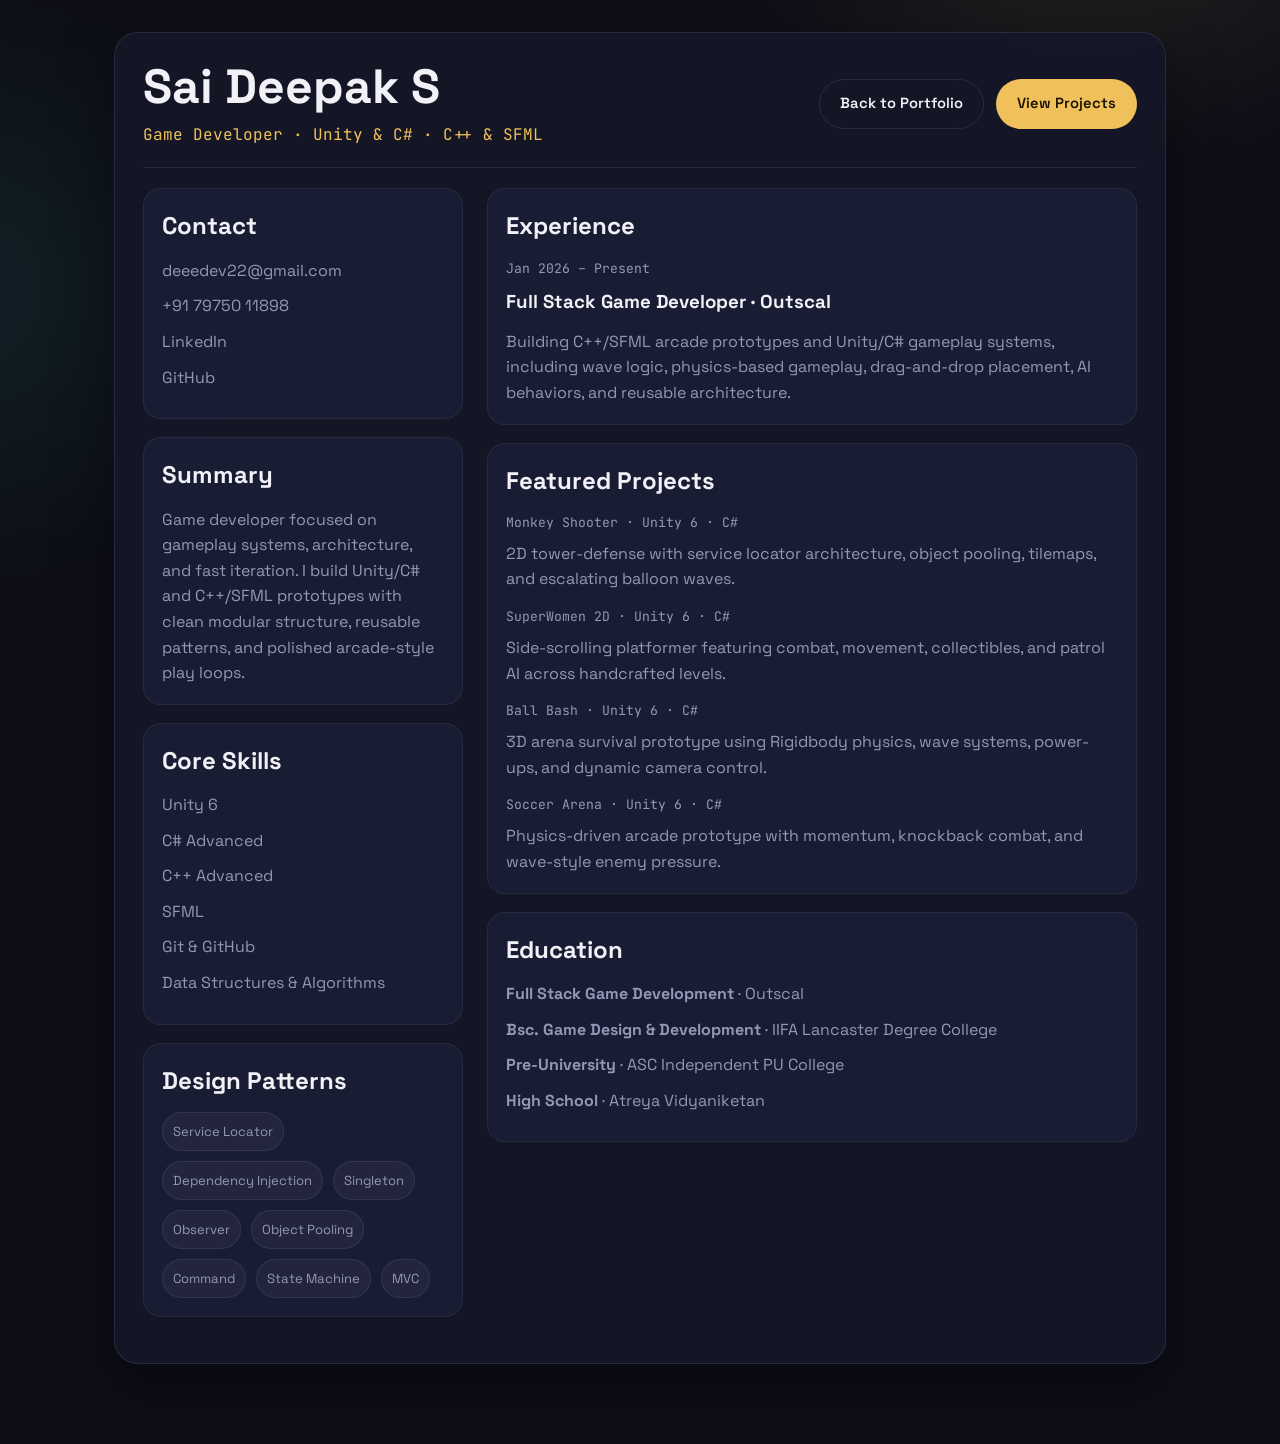
<file: resume.html>
<!DOCTYPE html>
<html lang="en">
<head>
  <meta charset="UTF-8" />
  <meta name="viewport" content="width=device-width, initial-scale=1.0" />
  <title>Sai Deepak S | Resume</title>
  <meta name="description" content="Resume page for Sai Deepak S, Game Developer." />
  <link rel="preconnect" href="https://fonts.googleapis.com">
  <link rel="preconnect" href="https://fonts.gstatic.com" crossorigin>
  <link href="https://fonts.googleapis.com/css2?family=Press+Start+2P&family=Space+Grotesk:wght@400;500;600;700&family=JetBrains+Mono:wght@400;500&display=swap" rel="stylesheet">
  <link rel="stylesheet" href="style.css" />
  <style>
    .resume-body {
      background:
        radial-gradient(600px 400px at 85% -5%, rgba(240,193,90,0.10), transparent 60%),
        radial-gradient(600px 500px at -5% 20%, rgba(63,224,197,0.09), transparent 60%),
        #0d0e17;
    }
    .resume-shell {
      max-width: 1100px;
      margin: 32px auto;
      padding: 0 24px 48px;
    }
    .resume-sheet {
      background: rgba(21, 23, 41, 0.92);
      border: 1px solid rgba(255,255,255,0.09);
      border-radius: 24px;
      padding: 28px;
      box-shadow: 0 24px 60px rgba(0,0,0,0.38);
    }
    .resume-header {
      display: grid;
      grid-template-columns: 1fr auto;
      gap: 18px;
      align-items: center;
      padding-bottom: 20px;
      border-bottom: 1px solid rgba(255,255,255,0.08);
      margin-bottom: 20px;
    }
    .resume-title {
      font-size: clamp(2rem, 4vw, 3rem);
      line-height: 1.1;
    }
    .resume-role {
      margin-top: 8px;
      color: var(--amber);
      font-family: var(--font-mono);
    }
    .resume-links {
      display: flex;
      flex-wrap: wrap;
      gap: 12px;
      justify-content: flex-end;
    }
    .resume-grid {
      display: grid;
      grid-template-columns: 320px 1fr;
      gap: 24px;
    }
    .resume-section {
      background: rgba(28, 31, 56, 0.82);
      border: 1px solid rgba(255,255,255,0.06);
      border-radius: 18px;
      padding: 18px;
      margin-bottom: 18px;
    }
    .resume-section h2,
    .resume-section h3 {
      margin-bottom: 12px;
    }
    .resume-section p,
    .resume-section li,
    .resume-section span,
    .resume-section small {
      color: var(--text-muted);
    }
    .resume-list {
      list-style: none;
      padding: 0;
      margin: 0;
    }
    .resume-list li {
      margin-bottom: 10px;
    }
    .resume-tagcloud {
      display: flex;
      flex-wrap: wrap;
      gap: 10px;
    }
    .resume-tagcloud li {
      padding: 8px 10px;
      border-radius: 999px;
      background: rgba(255,255,255,0.04);
      border: 1px solid rgba(255,255,255,0.08);
      font-size: 0.82rem;
    }
    .resume-meta {
      font-family: var(--font-mono);
      color: var(--teal);
      font-size: 0.82rem;
      margin-bottom: 8px;
    }
    @media (max-width: 860px) {
      .resume-header,
      .resume-grid {
        grid-template-columns: 1fr;
      }
      .resume-links {
        justify-content: flex-start;
      }
    }
  </style>
</head>
<body class="resume-body">
  <div class="resume-shell">
    <div class="resume-sheet">
      <header class="resume-header">
        <div>
          <h1 class="resume-title">Sai Deepak S</h1>
          <p class="resume-role">Game Developer · Unity &amp; C# · C++ &amp; SFML</p>
        </div>
        <div class="resume-links">
          <a class="btn btn--outline" href="index.html">Back to Portfolio</a>
          <a class="btn btn--primary" href="index.html#projects">View Projects</a>
        </div>
      </header>

      <div class="resume-grid">
        <aside>
          <section class="resume-section">
            <h2>Contact</h2>
            <ul class="resume-list">
              <li><a href="mailto:deeedev22@gmail.com">deeedev22@gmail.com</a></li>
              <li><a href="tel:+917975011898">+91 79750 11898</a></li>
              <li><a href="https://www.linkedin.com/in/deepak-subramanian-85417341a/" target="_blank" rel="noopener">LinkedIn</a></li>
              <li><a href="https://github.com/DeepakSubramanian22" target="_blank" rel="noopener">GitHub</a></li>
            </ul>
          </section>

          <section class="resume-section">
            <h2>Summary</h2>
            <p>
              Game developer focused on gameplay systems, architecture, and fast iteration.
              I build Unity/C# and C++/SFML prototypes with clean modular structure, reusable patterns,
              and polished arcade-style play loops.
            </p>
          </section>

          <section class="resume-section">
            <h2>Core Skills</h2>
            <ul class="resume-list">
              <li>Unity 6</li>
              <li>C# Advanced</li>
              <li>C++ Advanced</li>
              <li>SFML</li>
              <li>Git &amp; GitHub</li>
              <li>Data Structures &amp; Algorithms</li>
            </ul>
          </section>

          <section class="resume-section">
            <h2>Design Patterns</h2>
            <ul class="resume-tagcloud">
              <li>Service Locator</li>
              <li>Dependency Injection</li>
              <li>Singleton</li>
              <li>Observer</li>
              <li>Object Pooling</li>
              <li>Command</li>
              <li>State Machine</li>
              <li>MVC</li>
            </ul>
          </section>
        </aside>

        <main>
          <section class="resume-section">
            <h2>Experience</h2>
            <p class="resume-meta">Jan 2026 – Present</p>
            <h3>Full Stack Game Developer · Outscal</h3>
            <p>
              Building C++/SFML arcade prototypes and Unity/C# gameplay systems, including wave logic,
              physics-based gameplay, drag-and-drop placement, AI behaviors, and reusable architecture.
            </p>
          </section>

          <section class="resume-section">
            <h2>Featured Projects</h2>
            <div>
              <p class="resume-meta">Monkey Shooter · Unity 6 · C#</p>
              <p>2D tower-defense with service locator architecture, object pooling, tilemaps, and escalating balloon waves.</p>
            </div>
            <div style="margin-top: 14px;">
              <p class="resume-meta">SuperWomen 2D · Unity 6 · C#</p>
              <p>Side-scrolling platformer featuring combat, movement, collectibles, and patrol AI across handcrafted levels.</p>
            </div>
            <div style="margin-top: 14px;">
              <p class="resume-meta">Ball Bash · Unity 6 · C#</p>
              <p>3D arena survival prototype using Rigidbody physics, wave systems, power-ups, and dynamic camera control.</p>
            </div>
            <div style="margin-top: 14px;">
              <p class="resume-meta">Soccer Arena · Unity 6 · C#</p>
              <p>Physics-driven arcade prototype with momentum, knockback combat, and wave-style enemy pressure.</p>
            </div>
          </section>

          <section class="resume-section">
            <h2>Education</h2>
            <ul class="resume-list">
              <li><strong>Full Stack Game Development</strong> · Outscal</li>
              <li><strong>Bsc. Game Design &amp; Development</strong> · IIFA Lancaster Degree College</li>
              <li><strong>Pre-University</strong> · ASC Independent PU College</li>
              <li><strong>High School</strong> · Atreya Vidyaniketan</li>
            </ul>
          </section>
        </main>
      </div>
    </div>
  </div>
</body>
</html>
</file>
<file: style.css>
:root{
  --bg:            #0D0E17;
  --surface:       #151729;
  --surface-2:     #1C1F38;
  --border:        rgba(255,255,255,0.09);
  --border-soft:   rgba(255,255,255,0.05);

  --amber:         #F0C15A;
  --teal:          #3FE0C5;
  --pink:          #FF8F6B;
  --skyglow:       #BFE6F5;

  --text:          #F2F1F7;
  --text-muted:    #9497B5;
  --text-faint:    #6A6D8C;

  --font-display:  'Press Start 2P', monospace;
  --font-body:     'Space Grotesk', system-ui, sans-serif;
  --font-mono:     'JetBrains Mono', monospace;

  --radius-lg: 20px;
  --radius-md: 14px;
  --radius-sm: 8px;

  --maxw: 1180px;
}

*{ box-sizing:border-box; }
html{ scroll-behavior:smooth; }
body{
  margin:0;
  background:var(--bg);
  color:var(--text);
  font-family:var(--font-body);
  line-height:1.6;
  -webkit-font-smoothing:antialiased;
}
img{ max-width:100%; display:block; }
a{ color:inherit; text-decoration:none; }
ul{ margin:0; padding:0; list-style:none; }
h1,h2,h3{ margin:0; font-weight:700; }
p{ margin:0; }

.wrap{
  max-width:var(--maxw);
  margin:0 auto;
  padding:0 24px;
}

@media (prefers-reduced-motion: reduce){
  *{ animation-duration:0.001ms !important; animation-iteration-count:1 !important; transition-duration:0.001ms !important; scroll-behavior:auto !important; }
}

body{
  background-image:
    radial-gradient(600px 400px at 85% -5%, rgba(240,193,90,0.10), transparent 60%),
    radial-gradient(600px 500px at -5% 20%, rgba(63,224,197,0.09), transparent 60%),
    radial-gradient(500px 420px at 78% 12%, rgba(191,230,245,0.07), transparent 60%);
  background-repeat:no-repeat;
}

.scanlines{
  position:fixed; inset:0; pointer-events:none; z-index:2000;
  background:repeating-linear-gradient(
    to bottom,
    rgba(255,255,255,0.018) 0px,
    rgba(255,255,255,0.018) 1px,
    transparent 1px,
    transparent 3px
  );
  mix-blend-mode:overlay;
  opacity:0.5;
}

.btn{
  display:inline-flex; align-items:center; gap:6px;
  font-family:var(--font-body); font-weight:600; font-size:0.92rem;
  padding:12px 20px; border-radius:999px;
  border:1px solid transparent; cursor:pointer;
  transition:transform .15s ease, box-shadow .15s ease, background .15s ease, color .15s ease;
  white-space:nowrap;
}
.btn:hover{ transform:translateY(-2px); }
.btn:active{ transform:translateY(0); }

.btn--primary{
  background:var(--amber); color:#1A1300;
  box-shadow:0 0 0 0 rgba(255,184,77,0.0);
}
.btn--primary:hover{ box-shadow:0 8px 24px rgba(255,184,77,0.28); }

.btn--outline{
  background:transparent; color:var(--text);
  border:1px solid var(--border);
}
.btn--outline:hover{ border-color:var(--teal); color:var(--teal); }

.btn--ghost{
  background:var(--surface-2); color:var(--text);
  border:1px solid var(--border);
  font-size:0.85rem; padding:10px 18px;
}
.btn--ghost:hover{ border-color:var(--amber); color:var(--amber); }

.btn--small{
  background:transparent; color:var(--teal);
  padding:8px 4px; font-size:0.85rem;
}
.btn--small:hover{ text-decoration:underline; }

.btn--cart{
  background:var(--surface); color:var(--teal);
  border:1px solid rgba(76,224,192,0.35);
  font-size:0.82rem; padding:10px 16px;
}
.btn--cart:hover{ background:rgba(76,224,192,0.12); }

.navbar{
  position:sticky; top:0; z-index:1000;
  background:rgba(13,14,23,0.85);
  backdrop-filter:blur(10px);
  border-bottom:1px solid var(--border-soft);
}
.navbar__inner{
  display:flex; align-items:center; justify-content:space-between;
  height:72px;
}
.logo{ display:flex; align-items:center; gap:10px; font-weight:700; }
.logo__mark{
  display:grid; place-items:center;
  width:34px; height:34px; border-radius:8px;
  background:var(--amber); color:#1A1300;
  font-family:var(--font-display); font-size:0.7rem;
}
.logo__text{ font-size:1rem; letter-spacing:0.2px; }
.logo__dot{ color:var(--pink); }

.navlinks{ display:flex; gap:32px; }
.navlinks a{ font-size:0.92rem; color:var(--text-muted); transition:color .15s; }
.navlinks a:hover{ color:var(--teal); }

.navbar__actions{ display:flex; align-items:center; gap:14px; }
.navtoggle{
  display:none; flex-direction:column; gap:5px;
  background:none; border:none; cursor:pointer; padding:6px;
}
.navtoggle span{ width:22px; height:2px; background:var(--text); border-radius:2px; }

.hero{ padding:76px 0 40px; }
.hero__inner{
  display:grid; grid-template-columns:1.1fr 0.9fr; gap:56px; align-items:center;
}
.eyebrow{
  font-family:var(--font-mono); font-size:0.78rem; letter-spacing:2px;
  color:var(--teal); margin-bottom:18px; text-transform:uppercase;
}
.hero__title{
  font-size:clamp(2.4rem, 5vw, 3.6rem); line-height:1.05;
  margin-bottom:10px;
}
.hero__role{
  font-family:var(--font-mono); color:var(--amber);
  font-size:1rem; margin-bottom:20px;
}
.hero__bio{ color:var(--text-muted); max-width:520px; margin-bottom:30px; }
.hero__cta{ display:flex; gap:14px; flex-wrap:wrap; margin-bottom:40px; }

.hero__stats{ display:flex; gap:36px; margin:0; }
.hero__stats dt{
  font-family:var(--font-display); font-size:1.5rem; color:var(--teal); margin-bottom:4px;
}
.hero__stats dd{ margin:0; font-size:0.8rem; color:var(--text-faint); max-width:110px; }

.console{
  background:var(--surface);
  border:1px solid var(--border);
  border-radius:var(--radius-lg);
  padding:0;
  box-shadow:0 24px 60px rgba(0,0,0,0.45);
  overflow:hidden;
}
.console__bezel{
  display:flex; gap:8px; align-items:center;
  padding:14px 16px; background:var(--surface-2);
  border-bottom:1px solid var(--border);
  position:relative;
}
.console__dot{ width:10px; height:10px; border-radius:50%; background:var(--text-faint); opacity:0.6; }
.console__dot:nth-child(1){ background:var(--pink); }
.console__dot:nth-child(2){ background:var(--amber); }
.console__dot:nth-child(3){ background:var(--teal); }

.console__screen{
  aspect-ratio:16/10;
  background:
    radial-gradient(circle at 30% 20%, rgba(63,224,197,0.10), transparent 55%),
    #090A12;
  display:flex; align-items:flex-start; justify-content:flex-start;
  padding:26px;
  position:relative;
}

.console__screen--avatar{
  align-items:center; justify-content:center;
  padding:18px;
  background:
    radial-gradient(circle at 50% 45%, rgba(191,230,245,0.16), transparent 65%),
    #0B0C16;
}
.avatar-portrait{
  width:100%; height:100%; object-fit:contain;
  filter:drop-shadow(0 18px 30px rgba(0,0,0,0.35));
}

.console__terminal{
  padding:16px 26px;
  background:#090A12;
  border-top:1px solid var(--border);
}
.console__line{
  font-family:var(--font-mono); color:var(--teal); font-size:0.95rem; margin:0;
}
.cursor{ animation:blink 1s steps(1) infinite; }
@keyframes blink{ 50%{ opacity:0; } }

.console__label{
  font-family:var(--font-mono); font-size:0.7rem; letter-spacing:2px;
  color:var(--text-faint); text-align:center; padding:12px;
  border-top:1px solid var(--border);
  background:var(--surface-2);
}

.techstrip{ padding:6px 0 30px; }
.techstrip__inner{
  background:var(--surface);
  border:1px solid var(--border);
  border-radius:999px;
  display:flex; align-items:center; gap:22px;
  padding:14px 26px;
  flex-wrap:wrap;
}
.techstrip__label{ font-size:0.85rem; color:var(--text-muted); white-space:nowrap; }
.pillrow{ display:flex; gap:10px; flex-wrap:wrap; flex:1; }
.pill{
  display:flex; align-items:center; gap:8px;
  background:var(--surface-2); border:1px solid var(--border);
  border-radius:999px; padding:7px 14px 7px 7px;
  font-size:0.82rem; color:var(--text-muted);
}
.pill__count{
  display:grid; place-items:center;
  width:26px; height:26px; border-radius:50%;
  background:var(--bg); color:var(--amber);
  font-family:var(--font-mono); font-size:0.65rem; font-weight:700;
}

.layout{
  display:grid;
  grid-template-columns:320px 1fr;
  gap:40px;
  padding:60px 24px 20px;
}
.sidebar{ display:flex; flex-direction:column; gap:22px; }
.sidebar .card{ position:relative; }
.sidebar > .card:first-child{ position:sticky; top:96px; }

.card{
  background:var(--surface);
  border:1px solid var(--border);
  border-radius:var(--radius-md);
  padding:24px;
}
.card__kicker{
  font-family:var(--font-mono); font-size:0.72rem; letter-spacing:1.5px;
  color:var(--pink); text-transform:uppercase; margin-bottom:14px;
}

.about__top{ display:flex; align-items:center; gap:14px; margin-bottom:16px; }
.avatar{
  width:52px; height:52px; border-radius:50%;
  background:linear-gradient(135deg, var(--teal), var(--skyglow) 55%, var(--amber));
  display:grid; place-items:center; font-weight:700; color:#0B2E28;
  font-family:var(--font-display); font-size:0.75rem;
  flex-shrink:0;
}
.about__name{ font-weight:700; }
.about__role{ color:var(--text-faint); font-size:0.85rem; }
.about__bio{ color:var(--text-muted); font-size:0.9rem; margin-bottom:18px; }
.about__links{ display:flex; flex-direction:column; gap:10px; }
.about__links a{ font-size:0.88rem; color:var(--text-muted); transition:color .15s; }
.about__links a:hover{ color:var(--teal); }

.tagcloud{ display:flex; flex-wrap:wrap; gap:8px; }
.tagcloud li{
  font-size:0.78rem; padding:6px 12px; border-radius:999px;
  background:var(--surface-2); color:var(--text-muted);
  border:1px solid var(--border);
}

.timeline{ display:flex; flex-direction:column; gap:18px; }
.timeline li{ border-left:2px solid var(--border); padding-left:14px; position:relative; }
.timeline li::before{
  content:''; position:absolute; left:-5px; top:2px;
  width:8px; height:8px; border-radius:50%; background:var(--teal);
}
.timeline__date{ font-family:var(--font-mono); font-size:0.72rem; color:var(--amber); }
.timeline__role{ font-size:0.88rem; font-weight:600; margin-top:2px; }
.timeline__desc{ font-size:0.8rem; color:var(--text-faint); margin-top:4px; }

.projects__head h2{ font-size:1.8rem; margin:6px 0 6px; }
.projects__sub{ color:var(--text-faint); font-size:0.9rem; margin-bottom:26px; }

.cartlist{ display:flex; flex-direction:column; gap:22px; }

.cart{
  display:grid;
  grid-template-columns:240px 1fr;
  background:var(--surface);
  border:1px solid var(--border);
  border-radius:var(--radius-md);
  overflow:hidden;
  transition:border-color .2s ease, transform .2s ease, box-shadow .2s ease;
}
.cart:hover{
  border-color:rgba(76,224,192,0.4);
  transform:translateY(-3px);
  box-shadow:0 18px 40px rgba(0,0,0,0.35);
}

.cart__thumb{
  position:relative; overflow:hidden;
  min-height:170px;
}
.cart__thumb img{
  width:100%; height:100%; object-fit:cover;
  position:absolute; inset:0;
}
.cart__tag{
  position:absolute; top:12px; left:12px; z-index:2;
  font-family:var(--font-mono); font-size:0.68rem; letter-spacing:1px;
  padding:5px 10px; border-radius:6px;
  background:rgba(9,10,18,0.75); color:var(--teal);
  border:1px solid rgba(76,224,192,0.4);
  text-transform:uppercase;
}
.cart__play{
  position:absolute; inset:0; z-index:3;
  display:flex; align-items:center; justify-content:center;
  background:rgba(9,10,18,0.0);
  opacity:0; transition:opacity .2s ease, background .2s ease;
}
.cart:hover .cart__play{ opacity:1; background:rgba(9,10,18,0.45); }
.cart__playicon{
  width:52px; height:52px; border-radius:50%;
  background:var(--amber); color:#1A1300;
  display:grid; place-items:center; font-size:1.1rem;
}

.cart__body{ padding:22px 24px; display:flex; flex-direction:column; }
.cart__meta{ display:flex; gap:10px; color:var(--text-faint); font-size:0.75rem; margin-bottom:8px; font-family:var(--font-mono); }
.cart__title{ font-size:1.3rem; margin-bottom:8px; }
.cart__excerpt{ color:var(--text-muted); font-size:0.9rem; margin-bottom:14px; }
.cart__techs{ display:flex; flex-wrap:wrap; gap:6px; margin-bottom:18px; }
.cart__techs li{
  font-size:0.72rem; padding:4px 10px; border-radius:6px;
  background:var(--surface-2); color:var(--text-muted); border:1px solid var(--border);
}
.cart__actions{ display:flex; gap:10px; margin-top:auto; flex-wrap:wrap; }

.skills{ padding:70px 0; border-top:1px solid var(--border-soft); }
.skills h2{ font-size:1.8rem; margin:6px 0 30px; }
.skillsgrid{
  display:grid; grid-template-columns:repeat(3, 1fr); gap:20px;
}
.skillblock{
  background:var(--surface); border:1px solid var(--border);
  border-radius:var(--radius-md); padding:20px 22px;
}
.skillblock h3{ font-size:0.95rem; color:var(--teal); margin-bottom:12px; }
.skillblock ul{ display:flex; flex-direction:column; gap:6px; }
.skillblock li{ font-size:0.88rem; color:var(--text-muted); }
.skillblock li::before{ content:'▸ '; color:var(--amber); }

.education{ padding:50px 0; border-top:1px solid var(--border-soft); }
.education h2{ font-size:1.8rem; margin:6px 0 24px; }
.edulist{ display:flex; flex-direction:column; gap:14px; }
.edulist li{
  display:flex; justify-content:space-between; align-items:baseline;
  padding:14px 0; border-bottom:1px dashed var(--border);
  font-size:0.95rem;
}
.edulist small{ color:var(--text-faint); font-family:var(--font-mono); font-size:0.78rem; }

.contact{ padding:70px 0; border-top:1px solid var(--border-soft); }
.contact__inner{
  display:flex; justify-content:space-between; align-items:center; gap:30px; flex-wrap:wrap;
}
.contact h2{ font-size:2rem; margin:8px 0 8px; }
.contact p{ color:var(--text-muted); }
.contact__actions{ display:flex; gap:12px; flex-wrap:wrap; }

.footer{ border-top:1px solid var(--border-soft); padding:22px 0 40px; }
.footer__inner{
  display:flex; justify-content:space-between; font-size:0.82rem; color:var(--text-faint);
  flex-wrap:wrap; gap:10px;
}
.footer a:hover{ color:var(--teal); }

.modal{
  position:fixed; inset:0; z-index:3000;
  display:none; align-items:center; justify-content:center;
  padding:24px;
}
.modal.is-open{ display:flex; }
.modal__backdrop{
  position:absolute; inset:0;
  background:rgba(5,6,10,0.82);
  backdrop-filter:blur(4px);
}
.modal__panel{
  position:relative; z-index:1;
  width:min(880px, 100%);
}
.console--modal .console__screen--video{
  aspect-ratio:16/9; padding:0; background:#000;
  display:flex; align-items:center; justify-content:center;
}
.console--modal video{ width:100%; height:100%; object-fit:contain; background:#000; }
.modal__close{
  position:absolute; right:10px; top:8px;
  background:none; border:none; color:var(--text-faint); cursor:pointer;
  font-size:1rem;
}
.modal__close:hover{ color:var(--pink); }

.console__nofile{
  text-align:center; color:var(--text-faint); font-family:var(--font-mono);
  padding:20px;
}
.console__nofile p:first-child{ color:var(--pink); font-family:var(--font-display); font-size:0.9rem; margin-bottom:10px; letter-spacing:2px; }
.console__nofile-sub{ font-size:0.8rem; }
.console__nofile code{ color:var(--teal); }

[data-reveal]{
  opacity:0; transform:translateY(18px);
  transition:opacity .6s ease, transform .6s ease;
}
[data-reveal].is-visible{ opacity:1; transform:translateY(0); }

@media (max-width:980px){
  .layout{ grid-template-columns:1fr; }
  .sidebar > .card:first-child{ position:static; }
  .hero__inner{ grid-template-columns:1fr; }
  .skillsgrid{ grid-template-columns:repeat(2,1fr); }
}

@media (max-width:720px){
  .navlinks{
    position:absolute; top:72px; left:0; right:0;
    background:var(--bg); border-bottom:1px solid var(--border);
    flex-direction:column; padding:16px 24px; gap:16px;
    display:none;
  }
  .navlinks.is-open{ display:flex; }
  .navtoggle{ display:flex; }
  .btn--ghost{ display:none; }

  .cart{ grid-template-columns:1fr; }
  .cart__thumb{ min-height:200px; }
  .hero__stats{ gap:22px; flex-wrap:wrap; }
  .skillsgrid{ grid-template-columns:1fr; }
  .contact__inner{ flex-direction:column; align-items:flex-start; }
}
</file>
